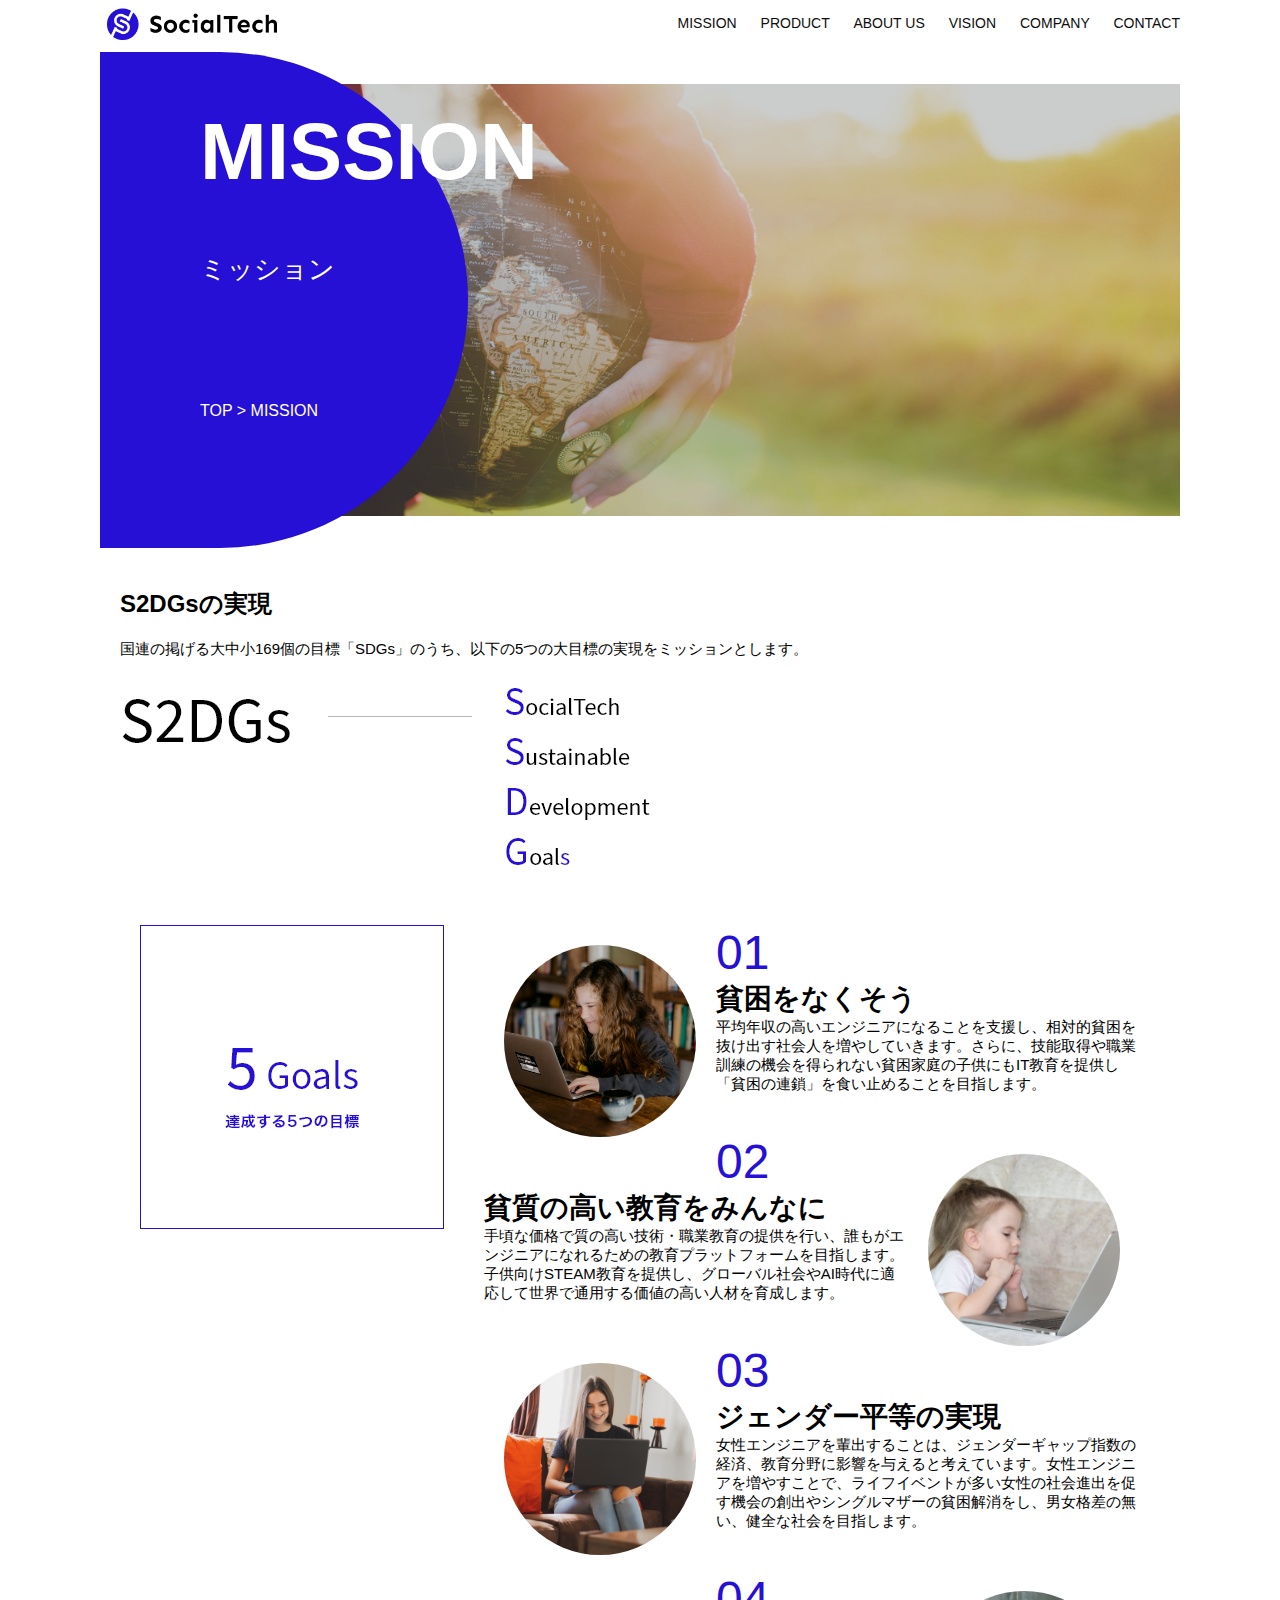
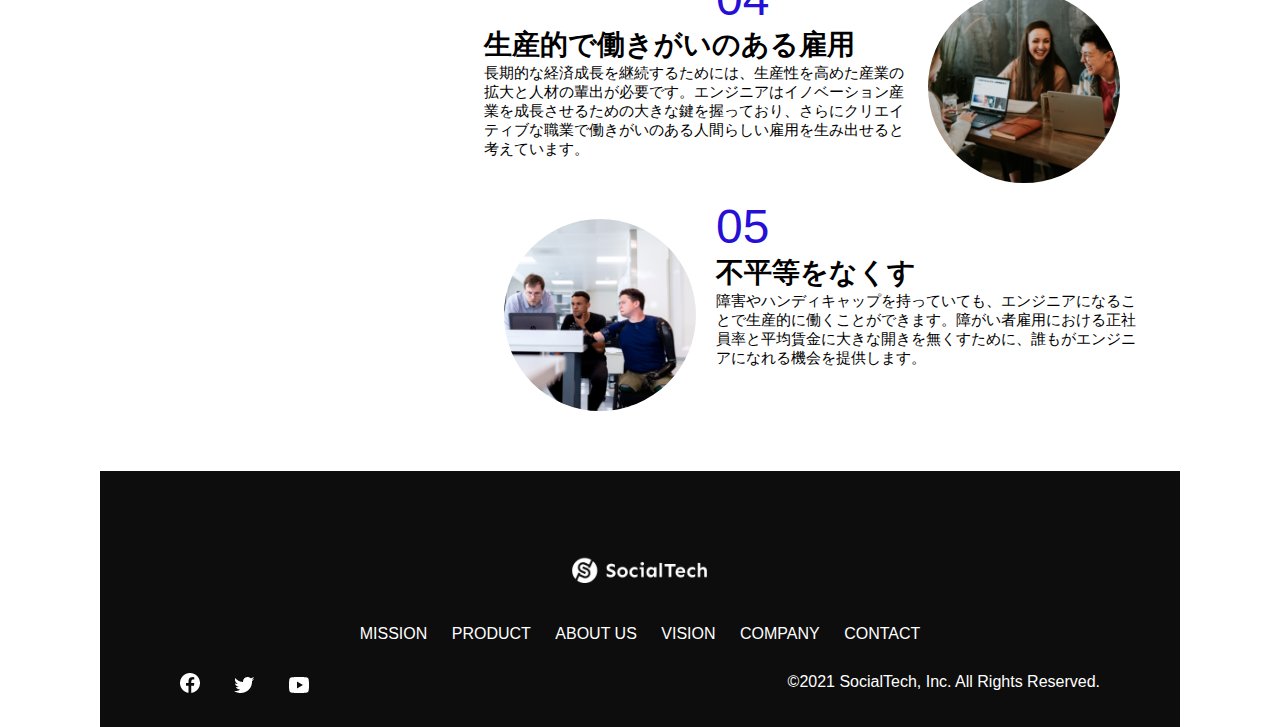
<file: socialtech/mission.html>
<!DOCTYPE html>
<html>
    <head>
        <title>SocialTech -MISSION ミッション-</title>
        <meta charset="utf-8">
        <meta name="description" content="SocialTechが目指す5つの目標（S2DGs）を紹介します">
        <meta name="viewport" content="width=device-width, initial-scale=1.0">
        <link rel="stylesheet" href="style.css">
    </head>

    <header>
        <!-- ロゴ -->
        <a href="index.html" id="logo"><img src="images/logo.png" alt="トップページに戻る"></a>
    
        <!-- PC用ナビゲーション -->
        <nav id="nav-pc">
          <a href="mission.html">MISSION</a>
          <a href="product.html">PRODUCT</a>
          <a href="index.html#aboutus">ABOUT US</a>
          <a href="index.html#vision">VISION</a>
          <a href="index.html#company">COMPANY</a>
          <a href="index.html#contact">CONTACT</a>
        </nav>
        <!-- スマホ用メニューボタン -->
        <img id="menu-sp" src="images/button-menu.png" alt="ナビゲーションを開く" onclick="document.getElementById('nav-sp').style.display = 'block'">
    
        <!-- スマホ用ナビゲーション -->
        <nav id="nav-sp" style="display: none;">
            <img id="close" src="images/button-close.png" alt="ナビゲーションを閉じる" onclick="document.getElementById('nav-sp').style.display = 'none'">
            <a id="logo-sp" href="index.html" onclick="document.getElementById('nav-sp').style.display = 'none'"><img src="images/logo-sp.png" alt="トップページに戻る"></a>
            <a class="menu" href="mission.html" onclick="document.getElementById('nav-sp').style.display = 'none'">MISSION</a>
            <a class="menu" href="product.html" onclick="document.getElementById('nav-sp').style.display = 'none'">PRODUCT</a>
            <a class="menu" href="index.html#aboutus" onclick="document.getElementById('nav-sp').style.display = 'none'">ABOUT
              US</a>
            <a class="menu" href="index.html#vision" onclick="document.getElementById('nav-sp').style.display = 'none'">VISION</a>
            <a class="menu" href="index.html#company" onclick="document.getElementById('nav-sp').style.display = 'none'">COMPANY</a>
            <a class="menu" href="index.html#contact" onclick="document.getElementById('nav-sp').style.display = 'none'">CONTACT</a>
            <div id="sns">
              <a href="https://www.facebook.com/sejuku2013"><img src="images/button-facebook.png" alt="Facebookのリンク"></a>
              <a href="https://twitter.com/samuraijuku"><img src="images/button-twitter.png" alt="Twitterのリンク"></a>
              <a href="https://www.youtube.com/channel/UCCFOQO5aDK0xXam4cUQXT8g"><img src="images/button-youtube.png" alt="YouTubeのリンク"></a>
            </div>
          </nav>
      </header>
      <main>
        <section id="mission-main">
            <div id="mission-title">
                <h1>MISSION</h1>
                <span>ミッション</span>
                <div>TOP > MISSION</div>
            </div>
        </section>
        <section id="mission-s2dgs">
            <h2 class="mission-h2">S2DGsの実現</h2>
            <p>国連の掲げる大中小169個の目標「SDGs」のうち、以下の5つの大目標の実現をミッションとします。</p>
            <img src="images/mission/mission-s2dgs.png" alt="S2DGs">
          </section>
          <section id="mission-5goals">
            <div>
                <img id="s2dgs-img" src="images/mission/mission-5goals.png" alt="5Goals">
            </div>
            <div>
                <div>
                    <img class="fivegoals-image-left" src="images/mission/mission-5goals01.png" alt="PCを操作する女の子">
                    <span class="fivegoals-number">01</span>
                    <h3 class="fivegoals-h3">貧困をなくそう</h3>
                    <p class="fivegoals-p">
                        平均年収の高いエンジニアになることを支援し、相対的貧困を抜け出す社会人を増やしていきます。さらに、技能取得や職業訓練の機会を得られない貧困家庭の子供にもIT教育を提供し「貧困の連鎖」を食い止めることを目指します。
                    </p>
                </div>
                <div>
                    <img class="fivegoals-image-right" src="images/mission/mission-5goals02.png" alt="PCを見つめる小さい女の子">
                    <span class="fivegoals-number">02</span>
                    <h3 class="fivegoals-h3">貧質の高い教育をみんなに

                    </h3>
                    <p class="fivegoals-p">
                        手頃な価格で質の高い技術・職業教育の提供を行い、誰もがエンジニアになれるための教育プラットフォームを目指します。子供向けSTEAM教育を提供し、グローバル社会やAI時代に適応して世界で通用する価値の高い人材を育成します。
                    </p>
                </div>
                <div>
                    <img class="fivegoals-image-left" src="images/mission/mission-5goals03.png" alt="PCを操作する女性">
                    <span class="fivegoals-number">03</span>
                    <h3 class="fivegoals-h3">ジェンダー平等の実現</h3>
                    <p class="fivegoals-p">
                        女性エンジニアを輩出することは、ジェンダーギャップ指数の経済、教育分野に影響を与えると考えています。女性エンジニアを増やすことで、ライフイベントが多い女性の社会進出を促す機会の創出やシングルマザーの貧困解消をし、男女格差の無い、健全な社会を目指します。
             </p>
                </div>
                <div>
                    <img class="fivegoals-image-right" src="images/mission/mission-5goals04.png" alt="笑顔で話し合う3人の男女">
                    <span class="fivegoals-number">04</span>
                    <h3 class="fivegoals-h3">生産的で働きがいのある雇用</h3>
                    <p class="fivegoals-p">
                        長期的な経済成長を継続するためには、生産性を高めた産業の拡大と人材の輩出が必要です。エンジニアはイノベーション産業を成長させるための大きな鍵を握っており、さらにクリエイティブな職業で働きがいのある人間らしい雇用を生み出せると考えています。
             </p>
                </div>
                <div>
                    <img class="fivegoals-image-left" src="images/mission/mission-5goals05.png" alt="障害を持つ男性が生き生きと働く様子">
                    <span class="fivegoals-number">05</span>
                    <h3 class="fivegoals-h3">不平等をなくす</h3>
                    <p class="fivegoals-p">
                        障害やハンディキャップを持っていても、エンジニアになることで生産的に働くことができます。障がい者雇用における正社員率と平均賃金に大きな開きを無くすために、誰もがエンジニアになれる機会を提供します。
                    </p>
                </div>
            </divz>
          </section>
      </main>
      <footer>
        <div id="footer-logo">
            <img src="images/logo-sp.png" alt="SocialTech">
        </div>
        <div id="footer-link">
            <a href="mission.html">MISSION</a>
            <a href="product.html">PRODUCT</a>
            <a href="index.html#aboutus">ABOUT US</a>
            <a href="index.html#vision">VISION</a>
            <a href="index.html#company">COMPANY</a>
            <a href="index.html#contact">CONTACT</a>
        </div>
        <div id="sns-footer">
            <a href="https://www.facebook.com/sejuku2013"><img src="images/button-facebook.png" alt="Facebookのリンク"></a>
            <a href="https://twitter.com/samuraijuku"><img src="images/button-twitter.png" alt="Twitterのリンク"></a>
            <a href="https://www.youtube.com/channel/UCCFOQO5aDK0xXam4cUQXT8g"><img src="images/button-youtube.png" alt="YouTubeのリンク"></a>
            <span id="copyright">&copy;2021 SocialTech, Inc. All Rights Reserved.</span>
        </div>
      </footer>
    </body>
    
    </html>
</file>
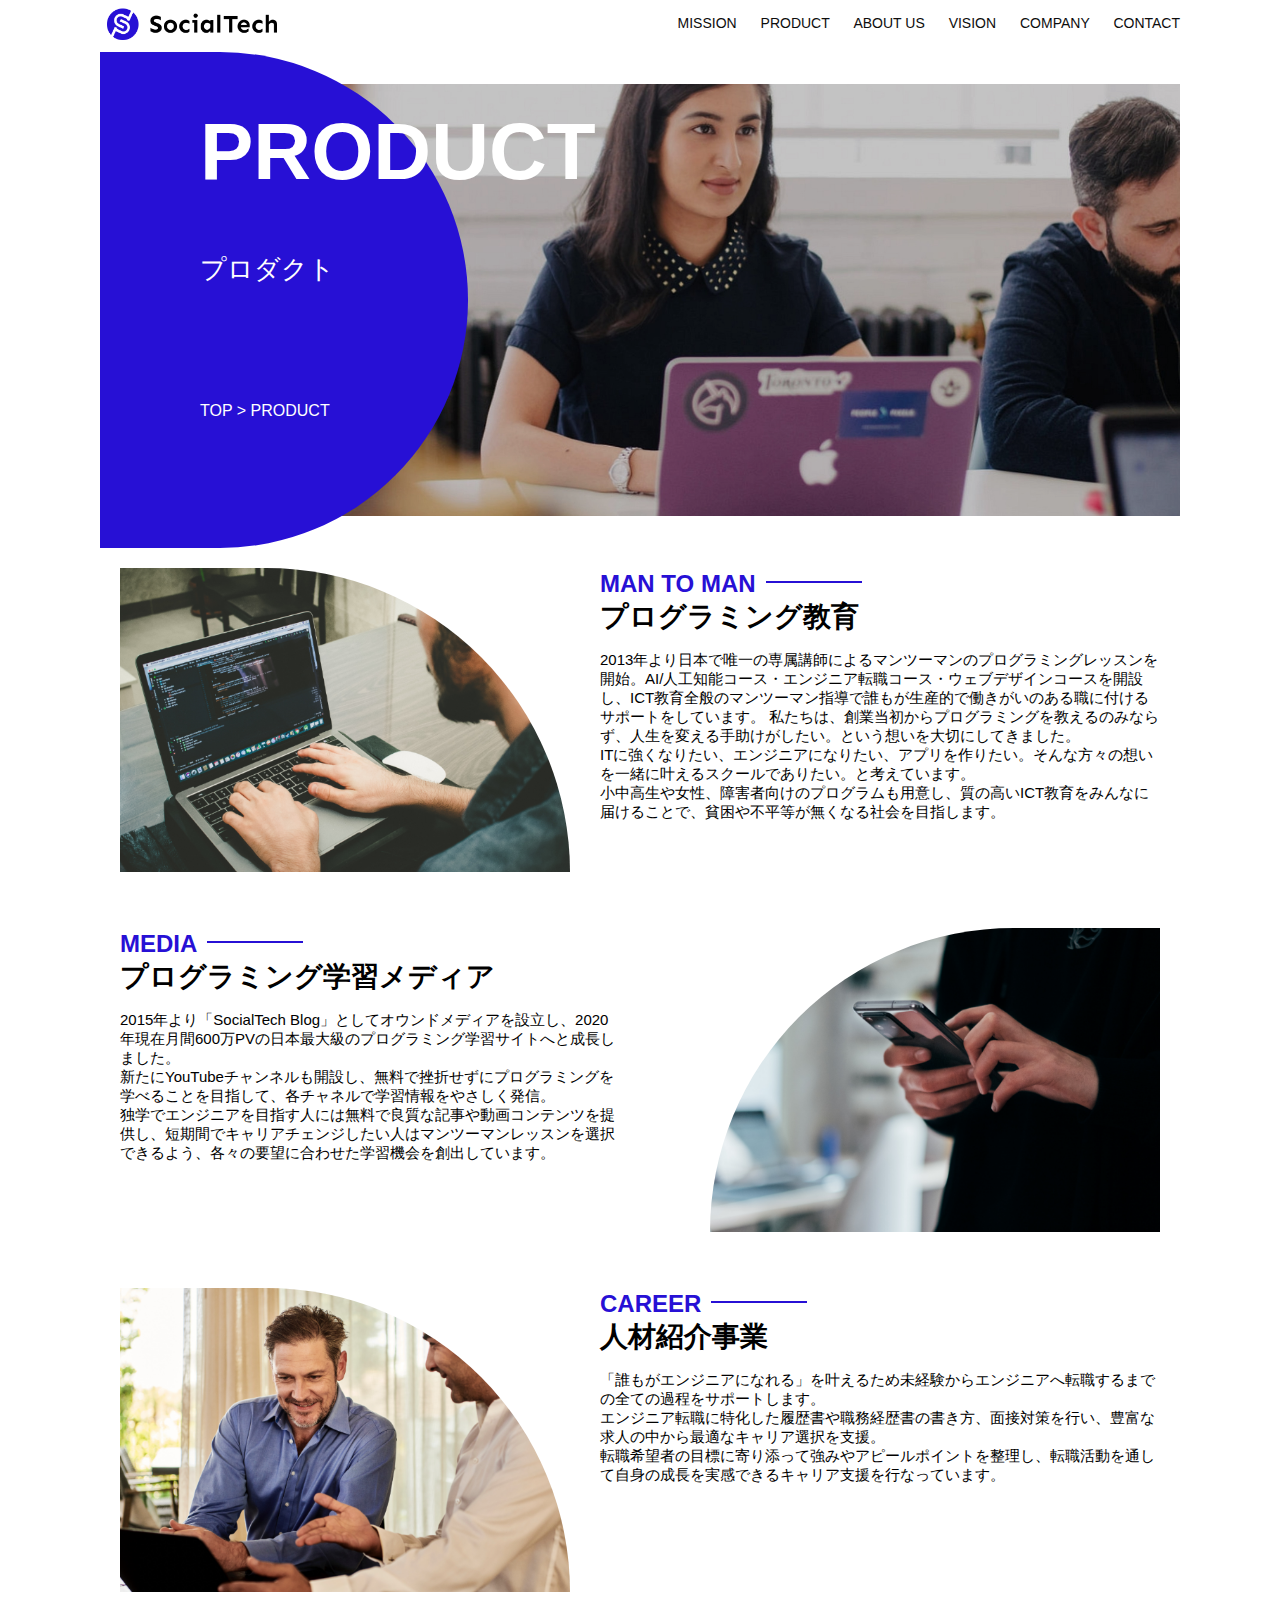
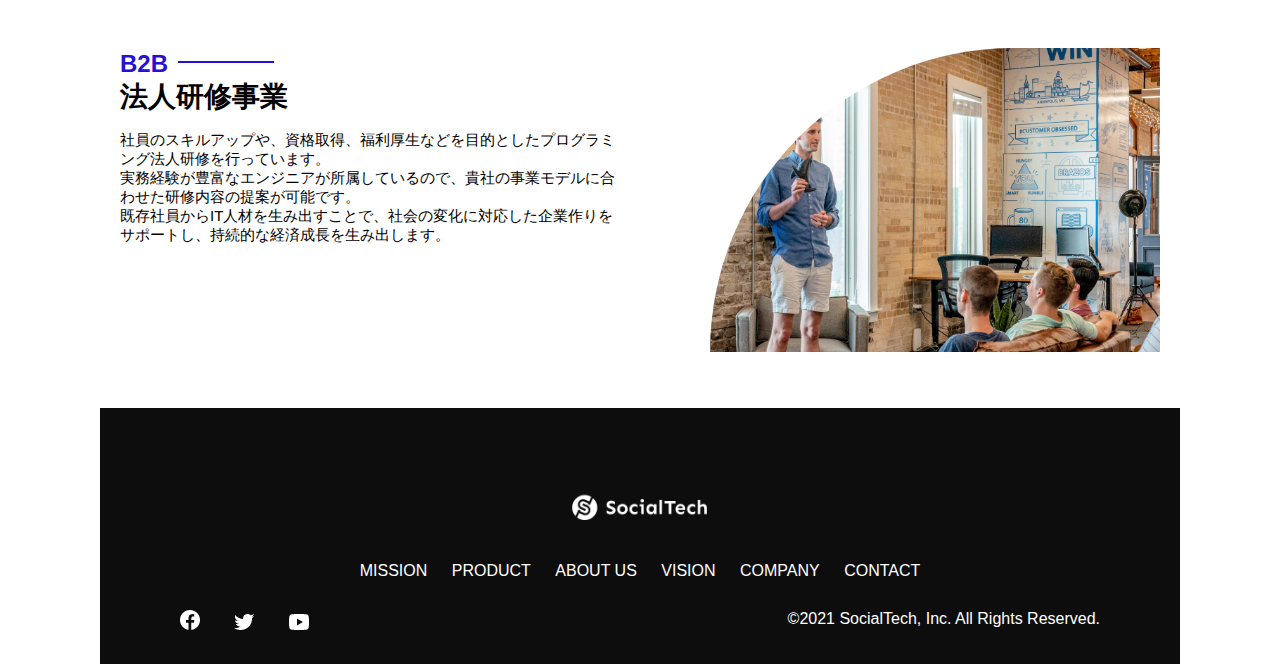
<file: socialtech/product.html>
<!DOCTYPE html>
<html>
    <head>
        <title>SSocialTech -PRODUCT プロダクト-</title>
        <meta charset="utf-8">
        <meta name="description" content="SSocialTechの4つのプロダクトを紹介します。">
        <meta name="viewport" content="width=device-width, initial-scale=1.0">
        <link rel="stylesheet" href="style.css">
    </head>
    <body>
        <!--======== 前略 ========-->

  <!-- ヘッダー -->
  <header>
    <!-- ロゴ -->
    <a href="index.html" id="logo"><img src="images/logo.png" alt="トップページに戻る"></a>

    <!-- PC用ナビゲーション -->
    <nav id="nav-pc">
      <a href="mission.html">MISSION</a>
      <a href="product.html">PRODUCT</a>
      <a href="index.html#aboutus">ABOUT US</a>
      <a href="index.html#vision">VISION</a>
      <a href="index.html#company">COMPANY</a>
      <a href="index.html#contact">CONTACT</a>
    </nav>
    <!-- スマホ用メニューボタン -->
    <img id="menu-sp" src="images/button-menu.png" alt="ナビゲーションを開く" onclick="document.getElementById('nav-sp').style.display = 'block'">

    <!-- スマホ用ナビゲーション -->
    <nav id="nav-sp" style="display: none;">
        <img id="close" src="images/button-close.png" alt="ナビゲーションを閉じる" onclick="document.getElementById('nav-sp').style.display = 'none'">
        <a id="logo-sp" href="index.html" onclick="document.getElementById('nav-sp').style.display = 'none'"><img src="images/logo-sp.png" alt="トップページに戻る"></a>
        <a class="menu" href="mission.html" onclick="document.getElementById('nav-sp').style.display = 'none'">MISSION</a>
        <a class="menu" href="product.html" onclick="document.getElementById('nav-sp').style.display = 'none'">PRODUCT</a>
        <a class="menu" href="index.html#aboutus" onclick="document.getElementById('nav-sp').style.display = 'none'">ABOUT
          US</a>
        <a class="menu" href="index.html#vision" onclick="document.getElementById('nav-sp').style.display = 'none'">VISION</a>
        <a class="menu" href="index.html#company" onclick="document.getElementById('nav-sp').style.display = 'none'">COMPANY</a>
        <a class="menu" href="index.html#contact" onclick="document.getElementById('nav-sp').style.display = 'none'">CONTACT</a>
        <div id="sns">
          <a href="https://www.facebook.com/sejuku2013"><img src="images/button-facebook.png" alt="Facebookのリンク"></a>
          <a href="https://twitter.com/samuraijuku"><img src="images/button-twitter.png" alt="Twitterのリンク"></a>
          <a href="https://www.youtube.com/channel/UCCFOQO5aDK0xXam4cUQXT8g"><img src="images/button-youtube.png" alt="YouTubeのリンク"></a>
        </div>
      </nav>
  </header>

  <main>
    <section id="product-main">
        <div id="product-title">
            <h1>PRODUCT</h1>
            <span>プロダクト</span>
            <div>TOP > PRODUCT</div>
        </div>
    </section>
    <section class="product-section1">
        <img src="images/product/product-mantoman.png" alt="PCでコードを書く男性">
        <div>
            <h2 class="product-h2">MAN TO MAN</h2>
            <h3 class="product-h3">プログラミング教育</h3>
            <p>
                2013年より日本で唯一の専属講師によるマンツーマンのプログラミングレッスンを開始。AI/人工知能コース・エンジニア転職コース・ウェブデザインコースを開設し、ICT教育全般のマンツーマン指導で誰もが生産的で働きがいのある職に付けるサポートをしています。
                私たちは、創業当初からプログラミングを教えるのみならず、人生を変える手助けがしたい。という想いを大切にしてきました。<br>ITに強くなりたい、エンジニアになりたい、アプリを作りたい。そんな方々の想いを一緒に叶えるスクールでありたい。と考えています。<br>小中高生や女性、障害者向けのプログラムも用意し、質の高いICT教育をみんなに届けることで、貧困や不平等が無くなる社会を目指します。    
            </p>
        </div>
    </section>
    <section class="product-section2">
        <div>
          <h2 class="product-h2">MEDIA</h2>
          <h3 class="product-h3">プログラミング学習メディア</h3>
          <p>2015年より「SocialTech
            Blog」としてオウンドメディアを設立し、2020年現在月間600万PVの日本最大級のプログラミング学習サイトへと成長しました。<br>新たにYouTubeチャンネルも開設し、無料で挫折せずにプログラミングを学べることを目指して、各チャネルで学習情報をやさしく発信。<br>独学でエンジニアを目指す人には無料で良質な記事や動画コンテンツを提供し、短期間でキャリアチェンジしたい人はマンツーマンレッスンを選択できるよう、各々の要望に合わせた学習機会を創出しています。
          </p>
        </div>
        <img src="images/product/product-media.png" alt="スマートフォンを操作する人">
      </section>
      <section class="product-section1">
        <img src="images/product/product-career.png" alt="笑顔で話し合う2人の男性">
        <div>
          <h2 class="product-h2">CAREER</h2>
          <h3 class="product-h3">人材紹介事業</h3>
          <p>
            「誰もがエンジニアになれる」を叶えるため未経験からエンジニアへ転職するまでの全ての過程をサポートします。<br>エンジニア転職に特化した履歴書や職務経歴書の書き方、面接対策を行い、豊富な求人の中から最適なキャリア選択を支援。<br>転職希望者の目標に寄り添って強みやアピールポイントを整理し、転職活動を通して自身の成長を実感できるキャリア支援を行なっています。<br>
          </p>
        </div>
      </section>
      <section class="product-section2">
        <div>
          <h2 class="product-h2">B2B</h2>
          <h3 class="product-h3">法人研修事業</h3>
          <p>
            社員のスキルアップや、資格取得、福利厚生などを目的としたプログラミング法人研修を行っています。<br>実務経験が豊富なエンジニアが所属しているので、貴社の事業モデルに合わせた研修内容の提案が可能です。<br>既存社員からIT人材を生み出すことで、社会の変化に対応した企業作りをサポートし、持続的な経済成長を生み出します。
          </p>
        </div>
        <img src="images/product/product-b2b.png" alt="講演中の男性とそれを聴く人々">
      </section>
   </article>

  </main>

  <footer>
    <div id="footer-logo">
        <img src="images/logo-sp.png" alt="SocialTech">
    </div>
    <div id="footer-link">
        <a href="mission.html">MISSION</a>
        <a href="product.html">PRODUCT</a>
        <a href="index.html#aboutus">ABOUT US</a>
        <a href="index.html#vision">VISION</a>
        <a href="index.html#company">COMPANY</a>
        <a href="index.html#contact">CONTACT</a>
    </div>
    <div id="sns-footer">
        <a href="https://www.facebook.com/sejuku2013"><img src="images/button-facebook.png" alt="Facebookのリンク"></a>
        <a href="https://twitter.com/samuraijuku"><img src="images/button-twitter.png" alt="Twitterのリンク"></a>
        <a href="https://www.youtube.com/channel/UCCFOQO5aDK0xXam4cUQXT8g"><img src="images/button-youtube.png" alt="YouTubeのリンク"></a>
        <span id="copyright">&copy;2021 SocialTech, Inc. All Rights Reserved.</span>
    </div>
  </footer>
</body>

</html>
</file>
<file: socialtech/style.css>
/* PC、スマホ共通スタイル */
body {
  font-family: "Source Sans Pro", "Hiragino Kaku Gothic ProN", Meiryo, Arial, sans-serif;
}

p {
  font-size: 15px;
}

/*================
PC用のスタイル
=================*/

@media screen and (min-width:768px){
/* 横幅設定 */

/* PC用カルーセル設定 */
.carousel {
  width: 885px;
  margin-left: 20px;
}
.carouselImg {
  width: 885px;
}

#nav-sp,
   #menu-sp {
     display: none;
   }

body {
  max-width: 1080px;
  min-width: 960px;
  margin: 0 auto 0 auto;
}

/* ヘッダー */
header {
  display: flex;
  justify-content: space-between;
}

/* ナビゲーションのレイアウト */
#nav-pc {
  font-size: 14px;
  padding-top: 15px;
}

/* ナビゲーションのリンクの装飾設定 */
#nav-pc > a {
  text-decoration: none;
  margin-left: 20px;
}
#nav-pc > a:link {
  color: #0d0d0d;
}
#nav-pc > a:visited {
  color: #0d0d0d;
}
#nav-pc > a:hover {
  color: #0d0d0d;
  text-decoration: underline;
}
#nav-pc > a:active {
  color: #0d0d0d;
}

/* メインビジュアル */
#main-visual {
  position: relative;
  height: 400px;
}

#main-message {
  position: absolute;
  top: 0;
  left: 0;
  background-color: #2710d5;
  color: #ffffff;
  border-radius: 0 0 476px 0;
  max-width: 620px;
  height: 100%;
  width: 100%;
  z-index: 11;
}

#main-message > h1 {
  font-size: 60px;
  font-weight: bold;
  margin: 100px 0 0 50px;
}

#main-message > p {
  font-size: 28px;
  margin: 0 0 0 50px;
}

 #main-visual > img {
   max-width: 620px;
   border-radius: 476px 0 0 0;
   position: absolute;
   top: 0;
   right: 0;
   z-index: 10;
 }
h2 {
  margin-top: 40px;
}

h2::after {
  content: url("images/line.png");
  margin-left: 10px;
}
h3 {
  font-size: 27px;
}

#mission {
  margin: 80px auto 80x auto;
  width: 100%;
}
#mission-flex {
  width: 100%;
  display: flex;
}
#mission-flex > div {
  width: 50%;
  margin: 20px;
}

#mission-photo {
  width: 100%;
}
#s2dgs {
  margin-top: 50px;
  width: 100%;
}

#product {
  background-color: #fafafa;
  margin: 80px 0 80px 0;
  padding: 10px 40px 0 40px;
}
#product > div {
  margin-top: 40px;
  display: flex;
}
#product-left {
width: 50%;
margin-right: 20px;
}

#product-right {
width: 50%;
margin-left: 20px;
margin-top: 80px;
}

#product-left > div {
  position: relative;
  height: 480px;
  margin-right: 20px;
  }
  
  #product-right > div {
    position: relative;
    height: 480px;
    margin-left: 20px;
  }
  .product-photo {
    width: 100%;
  }
  .product-explain {
    background-color: #ffffff;
    position: absolute;
    left: 0;
    top: 280px;
    margin: 0 40px 0 40px;
    padding: 20px;
    box-shadow: 5px 5px 10px rgba(0, 0, 0, 0.05);
  }

  .product-explain > span {
    color: #2710d5;
    font-weight: bold;
    font-size: 16px;
    margin: 0;
  }
  .product-explain > h3  {
    font-size: 20px;
    margin: 5px 0 5px 0;
  }
  .product-explain > p {
    font-size: 14px;
    margin: 0;
  }
  /* 「もっとみる」ボタン */
  #product-more {
    margin-right: auto;
    margin-left: auto;
    margin: 0 auto -42px auto;
  }
  #aboutus {
    margin: 80px auto 80px auto;
  }
  #aboutus > div {
    display: flex;
  }
  .culture-img {
    width: 100%;
    align-self: flex-start;
  }
  .culture-img2 {
    margin-top: 50px;
    width: 100%;
  }
  .culture-table {
    margin-right: 50px;
  }
  .culture-num {
    font-size: 80px;
    color: #2710d5;
    margin-right: 20px;
  }
  .culture-en {
    color: #2710d5;
    font-weight: bold;
    font-size: 24px;
    display: block;
   
  }
  .culture-jp {
    font-size: 28px;
    font-weight: bold;
   
  }
  .culture-description {
    margin: 0;
  }
  
  /* ビジョン */
  #vision {
    margin: 80px auto 80px auto;
  }
  
  /* セクション内の外枠 */
  #vision > div {
    width: 100%;
    display: flex;
    justify-content: space-between;
    flex-wrap: wrap;
  }
  
  /* 7つの行動指針の枠 */
  .vision-box {
    width: 300px;
    height: 300px;
    margin-bottom: 30px;
    position: relative;
  }
  .vision-box > img {
    width: 100%;
    height: auto;
    position: absolute;
    top: 0;
    left: 0;
    z-index: 30;
  }
  .vision-box > span {
    position: absolute;
    top: 0;
    left: 0;
    z-index: 31;
    margin-right: 20px;
  }
  .vision-box > span > h4 {
    color: #2710d5;
    font-size: 19px;
    margin-top: 80px;
  }
  .vision-box > span >h4::first-letter {
    font-size: 40px;
  }

  .vision-box > span >h5 {
    font-size: 20px;
    margin: 0;
  }
  .vision-box > span > p {
    margin-top: 10px;
  }
  #company {
    margin: 80px auto 80px auto;
  }
  #company-table {
    width: 100%;
  }
  .tableheader {
    text-align: left;
    padding: 20px;
    border-bottom-color: #2710d5;
    border-bottom-width: 1px;
    border-bottom-style: solid;
    width: 100px;
  }
  .tableheader-first {
    text-align: left;
    padding: 20px;
    border-bottom-color: #2710d5;
    border-bottom-width: 1px;
    border-bottom-style: solid;
    border-top-color: #2710d5;
    border-top-width: 1px;
    border-top-style: solid;
    width: 100px;
  }
  .cell {
    padding: 30px;
    border-bottom-color: #ececec;
    border-bottom-width: 1px;
    border-bottom-style: solid;
  }
  .cell-first {
    padding: 30px;
    border-bottom-color: #ececec;
    border-bottom-width: 1px;
    border-bottom-style: solid;
    border-top-color: #ececec;
    border-top-width: 1px;
    border-top-style: solid;
  }
  #company > iframe {
    width: 100%;
    height: 368px;
    margin-top: 40px;
  }
  #contact {
    margin: 80px auto 80px auto;
  }
  #contact > form > div {
    display: flex;
    flex-direction: row;
    flex-wrap: wrap;
    padding-bottom: 30px;
  }
  .contact-heading {
    width: 240px;
    align-self: center;
  }
  .contact-label {
    font-weight: bold;
  }
  .contact-span {
    color: #ce2222;
    margin-left: 20px;
    font-weight: bold;
  }
  .contact-textbox {
    border-top: 0;
    border-left: 0;
    border-right: 0;
    border-bottom-width: 1px;
    border-bottom-color: #707070;
    border-bottom-style: solid;
    background-color: #fafafa;
    width: 400px;
    height: 56px;
  }
  .contact-textarea {
    border-top: 0;
    border-left: 0;
    border-right: 0;
    border-bottom-width: 1px;
    border-bottom-color: #707070;
    border-bottom-style: solid;
    background-color: #fafafa;
    width: 400px;
    height: 200px;
  }
  details > div {
    background-color: #fafafa;
    padding: 20px;
  }
  details > div > span {
    font-weight: bold;
  }
  footer {
    background-color: #0d0d0d;
    text-align: center;
    padding: 80px 80px 30px 80px;
  }
  #footer-logo {
    margin-bottom: 30px;
  }
  #footer-link {
    margin-bottom: 30px;
  }
  #footer-link > a {
    text-decoration: none;
    margin: 10px;
  }
  #footer-link > a:link {
    color: #ffffff;
  }
  #footer-link > a:visited {
    color: #ffffff;
  }
  #footer-link > a:hover {
    color: #ffffff;
    text-decoration: underline;
  }
  #footer-link > a:active {
    color: #ffffff;
  }
  #sns-footer {

    text-align: left;
    width: 100%;
  }
  #sns-footer > a {
    margin-right: 30px;
  }
  #copyright {
    color: #ffffff;
    float: right;
  }


#mission-main {
  height: 496px;
  width: 100%;
  background-image: url("images/mission/mission-main.png");
  background-repeat: no-repeat;
  background-position-y: center;
}
#mission-title {
  background-color: #2710d5;
  width: 368px;
  color: #ffffff;
  height: 496px;
  border-radius: 0 248px 248px 0;
  position: relative;
}
#mission-title > h1 {
  position: absolute;
  top: 0;
  left: 100px;
  font-size: 80px;

}
#mission-title > span {
  position: absolute;
  top: 200px;
  left: 100px;
  font-size: 26px;
}
#mission-title > div {
  position: absolute;
  top: 350px;
  left: 100px;
  font-size: 16px;
}
#mission-s2dgs {
  width: 100%;
  margin: 20px;
}
.misssion-h2 {
  color: #2710d5;
  font-size: 40px;
}
.mission-h2::after {
  content: none;
}
#mission-5goals {
  margin: 20px;
  display: flex;
}
#mission-5goals > div {
  flex-grow: 1;
  padding: 20px;
}
#mission-5goals > div > div {
  margin-bottom: 40px;

}
.fivegoals-image-right {
  float: right;
  margin: 20px;
}
.fivegoals-image-left {
  float: left;
  margin: 20px;
}
.fivegoals-number {
  color: #2710d5;
  font-size: 48px;
  margin: 0;
}
.fivegoals-h3 {
  font-size: 28px;
  margin: 0;
}
.fivegoals-p {
  margin: 0;
}

/* プロダクト */

#product-main {
  height: 496px;
  width: 100%;
  background-image: url("images/product/product-main.png");
  background-repeat: no-repeat;
  background-position-y: center;
}
#product-title {
  background-color: #2710d5;
  width: 368px;
  color: #ffffff;
  height: 496px;
  border-radius: 0 248px 248px 0;
  position: relative;
}
#product-title > h1 {
  position: absolute;
  top: 0;
  left: 100px;
  font-size: 80px;

}
#product-title > span {
  position: absolute;
  top: 200px;
  left: 100px;
  font-size: 26px;
}
#product-title > div {
  position: absolute;
  top: 350px;
  left: 100px;
  font-size: 16px;
}

.product-section1 {
  position: relative;
  margin: 20px;
  height: 340px;
}

.product-section1 > img {
  position: absolute;
  top: 0;
  left: 0;
  width: 450px;
  margin: 0 40px 30px 0;
  border-radius: 0 432px 0 0;
}

.product-section1 > div {
  position: absolute;
  top: 0;
  left: 480px;
}

/* セクション2 */
.product-section2 {
  position: relative;
  margin: 20px;
  height: 340px;
}

.product-section2 > img {
  position: absolute;
  top: 0;
  right: 0;
  width: 450px;
  margin: 0 0 30px 40px;
  border-radius: 432px 0 0 0;
}

.product-section2 > div {
  width: 500px;
  position: absolute;
  top: 0;
  left: 0;
}

.product-h2 {
  color: #2710d5;
  font-size: 24px;
  margin: 0;
}

.product-h3 {
  font-size: 28px;
  margin: 0;
}
}






/*====================
スマートフォン用のスタイル
=====================*/
/*======== 前略 ========*/

@media screen and (max-width: 767px) {
  /* カルーセル設定 */
  .carousel {
    width: 375px;
    margin: 0 auto 0 auto;
  
  }
  
  .carouselImg {
    width: 375px;

  }
  body {
    min-width: 375px;
    margin: 0;
  }

  /* PC用ナビゲーション非表示 */
  #nav-pc {
    display: none;
  }

  /* ハンバーガーメニュー */
  #menu-sp {
    position: absolute;
    top: 0;
    right: 0;
  }

  /* スマホ用ナビゲーションの表示切替 */
  /* 初期状態、レイアウトと非表示設定 */
  #nav-sp {
    background-color: #2710d5;
    position: absolute;
    left: 0;
    top: 0;
    height: 100%;
    width: 100%;
    display: none;
    z-index: 100;
  }

  /* ×ボタン */
  #close {
    position: absolute;
    top: 20px;
    right: 20px;
  }

  /* ナビゲーションメニュー用ロゴ */
  #logo-sp {
    margin: 80px 0 30px 20px;
  }

  /* ナビゲーションのリンクの装飾設定 */
  #nav-sp > a {
    display: block;
  }

  #nav-sp > a:link {
    color: #ffffff;
  }
  #nav-sp > a:visited {
    color: #ffffff;
  }
  #nav-sp > a:hover {
    color: #ffffff;
    text-decoration: underline;
  }
  #nav-sp > a:active {
    color: #ffffff;
  }
  #nav-sp > .menu {
    text-decoration: none;
    display: block;
    margin: 0 20px 0 20px;
    height: 44px;
    font-size: 16px;
    background-image: url("images/arrow.png");
    background-repeat: no-repeat;
    background-position: right top;
  }
  #sns {
    position: absolute;
    bottom: 20px;
    left: 20px;
  }
  #sns > a {
    margin-right: 30px;
  }
  #main-visual {
    position: relative;
    height: 470px;
    width: 100%;
    overflow: hidden;
  }
  #main-visual > div {
    position: absolute;
    top: 0;
    left: 0;
    background-color: #2710d5;
    color: white;
    border-radius: 0 0 476px 0;
    text-align: center;
    height: 280px;
    width: 100%;
    z-index: 11;
  }
  #main-visual > div > h1 {
    font-size: 28px;
    margin: 90px 0 0 0;
  }
  #main-visual > div > p {
    margin: 0;
  }
  #main-visual > img {
    width: 100%;
    border-radius: 476px 0 0 0;
    z-index: 10;
    position: absolute;
    bottom: 0;
    right: 0;
  }

  h2::after {
    content: url("images/line.png");
    margin-left: 10px;
  }
  h3 {
    font-size: 24px;
    margin: 10px 0 0 0;
  }
  #mission {
    margin: 20px;
  }
  #mission-photo, #s2dgs {
    width: 100%;
  }
  #product {
    background-color: #fafafa;
    padding-top: 10px;
  }
  #product h2 {
    margin-left: 20px;
  }
  #product-left,#product-right {
    margin: 0 20px 0 20px;
  }
  #product-left > div, #product-right > div {
    position: relative;
    height: 540px;
  }
  .product-explain {
    background-color: #ffffff;
    position: absolute;
    left: 0;
    bottom: 50px;
    padding: 20px;
    box-shadow: 5px 5px 10px rgba(0, 0, 0, 0.05);
  }
  .product-explain > span {
    color: #2710d5;
    font-weight: bold;
    font-size: 16px;
    margin: 0;
  }
  .product-photo {
    width: 100%;
  }
  #product-more > img {
    margin: 0 0 -42px 20px;
  }
  #aboutus {
    margin: 80px 20px 80px 20px;

  }
  #aboutus > div {
    display: flex;
    flex-direction: column;
  }
  .culture-table {
    width: 100%;
    padding-right: 20px;
    order: 2;
  }
  .culture-img {
    width: 100%;
    order: 1;
  }
  .culture-img2 {
    width: 100%;
  }
  .culture-num {
    font-size: 80px;
    color: #2710d5;
  }
  .culture-en {
    color: #2710d5;
    font-weight: bold;
    font-size: 24px;
    display: block;
  }
  .culture-jp {
    display: block;
  }
  .culture-description {
    margin: 0;
  }


  #vision {
    margin: 80px 20px 80px 20px;
  }
  .vision-box {
    width: 300px;
    height: 300px;
    position: relative;
  }
  .vision-box > img {
    width: 100%;
    height: auto;
    position: absolute;
    top: 0;
    left: 0;
    z-index: 30;
  }
  .vision-box > span {
    position: absolute;
    top: 0;
    left: 0;
    z-index: 31;
    margin-right: 20px;
  }
  .vision-box > span > h4 {
    color: #2710d5;
    font-size: 19px;
    margin-top: 60px;
  }
  .vision-box > span > h5{
    font-size: 20px;
    margin: 0;
  }
  .vision-box > span > p {
    margin-top: 10px;
  }
#company {
  margin: 0 20px 0 20px;
}
#company > h3 {
  margin-bottom: 20px;
}

#company > table {
  width: 100%;
}
.tableheader-first {
  text-align: left;
  padding: 20px;
  border-bottom-color: #2710d5;
  border-bottom-width: 1px;
  border-bottom-style: solid;
  border-top-color: #2710d5;
  border-top-width: 1px;
  border-top-style: solid;
  width: 50px;
}
.tableheader {
  text-align: left;
  padding: 20px;
  border-bottom-color: #2710d5;
  border-bottom-width: 1px;
  border-bottom-style: solid;
  width: 50px;
}
.cell {
  padding: 20px;
  border-bottom-color: #ececec;
  border-bottom-width: 1px;
  border-bottom-style: solid;
}
.cell-first {
  padding: 20px;
  border-bottom-color: #ececec;
  border-bottom-width: 1px;
  border-bottom-style: solid;
  border-top-color: #ececec;
  border-top-width: 1px;
  border-top-style: solid;
}
#company > iframe {
  width: 100%;
  height: 240px;
  margin: 40px  0 0 0;
}
#contact {
  margin: 80px 20px 80px 20px;
}
#contact > h3 {
  margin-bottom: 20px;
}
#cotnact > form > div {
  margin-bottom: 20px;
}
.contact-heading {
  margin-bottom: 20px;
}
.contact-label {
  font-weight: bold;
}
.contact-span {
  color: #ce2222;
  margin: 0 0 0 20px;
  font-weight: bold;
}
.contact-textbox {
  height: 56px;
  border-top: 0;
  border-left: 0;
     border-right: 0;
     background-color: #fafafa;
     border-bottom-color: #707070;
     border-bottom-width: 1px;
     border-style: solid;
     min-width: 300px;
     width: 100%;
   }
 
   .contact-textarea {
     height: 150px;
     border-top: 0;
     border-left: 0;
     border-right: 0;
     background-color: #fafafa;
     width: 100%;
   }
 
   .radiobutton {
     margin-bottom: 20px;
   }
 
   .radiobutton + label::after {
     content: "\A";
     white-space: pre;
   }
   footer {
    background-color: #0d0d0d;
    padding: 30px 20px 50px 20px;
   }
   #footer-logo {
    margin-bottom: 30px;
   }
   #footer-link {
    margin-bottom: 50px;
  }
  #footer-link > a {
    text-decoration: none;
    margin: 0 20px 30px 0;
    display: block;
    background-image: url("images/arrow.png");
    background-repeat: no-repeat;
    background-position: right top;
  }
  #footer-link > a:link {
    color: #ffffff;
  }
  #footer-link > a:visited {
    color: #ffffff;
  }
  #footer-link > a:hover {
    color: #ffffff;
    text-decoration: underline;
  }
  #footer-link > a:active {
    color: #ffffff;
  }
  #sns-footer > a {
    margin-right: 30px;
  }
  #copyright {
    font-size: 12px;
    display: block;
    margin-top: 30px;
    color: #ffffff;
  }

  /* ミッション */

  #mission-main {
    height: 256px;
    width: 100%;
    background-image: url("images/mission/mission-main.png");
    background-repeat: no-repeat;
    background-position-y: center;
    background-size: auto 208px;
  }
  #mission-title {
    background-color: #2710d5;
    width: 136px;
    color: #ffffff;
    height: 256px;
    border-radius: 0 248px 248px 0;
    position: relative;
  }
  #mission-title > h1 {
    position: absolute;
    top: 0;
    left: 20px;
    font-size: 40px;

  }
  #mission-title > span {
    position: absolute;
    top: 110px;
    left: 20px;
    font-size: 18px;
  }
  #mission-title > div {
    position: absolute;
    top: 180px;
    left: 20px;
    font-size: 13pox;
  }
  #mission-s2dgs {
    margin: 20px;
  }
  .mission-h2 {
    color: #2710d5;
    font-size: 38px;
  }
  .mission-h2::after {
    content: none;
  }
  #mission-s2dgs > img {
    width: 100%;
  }
  #mission-5goals {
    margin: 20px;
  }
  #mission-5goals > div > div {
    margin-bottom: 40px;
  }
  #s2dgs-image {
    width: 100%;
  }
  .fivegoals-image-right {
    margin: 20px auto 20px auto;
    display: block;
  }
  .fivegoals-image-left {
    margin: 20px auto 20px auto;
    display: block;
  }
  .fivegoals-number {
    color: #2710d5;
    font-size: 48px;
    margin: 0;
  }
  .fivegoals-h3 {
    font-size: 28px;
    margin: 0;
  }
  .fivegoals-p {
    margin: 0;
  }
  #product-main {
    height: 256px;
    width: 100%;
    background-image: url("images/product/product-main.png");
    background-repeat: no-repeat;
    background-position-y: center;
    background-size: auto 208px;
  }

  #product-title {
    background-color: #2710d5;
    width: 136px;

    color: #ffffff;
    height: 256px;
    border-radius: 0 248px 248px 0;
    position: relative;
  }
  #product-title > h1 {
    position: absolute;
    top: 0;
    left: 20px;
    font-size: 40px;
  }
  #product-title > span {
    position: absolute;
    top: 110px;
    left: 20px;
    font-size: 18px;
  }
  #product-title > div {
    position: absolute;
    top: 180px;
    left: 20px;
    font-size: 13px;
  }
  .product-section1 {
    margin: 20px;
  }
  .product-section1 > img {
    width: 100%;
    border-radius: 0 300px 0 0;
  }
  .product-section2 {
    margin: 20px;
    display: flex;
    flex-direction: column;
  }
  .product-section2 > img {
    order: 1;
    width: 100%;
    border-radius: 300px 0 0 0;
  }
  .product-section2 > div {
    order: 2;
  }
  .product-h2 {
    color: #2710d5;
    font-size: 24px;
    margin: 0;
  }
  .product-h3 {
    font-size: 28px;
    margin: 0;
  }
  
}
</file>
